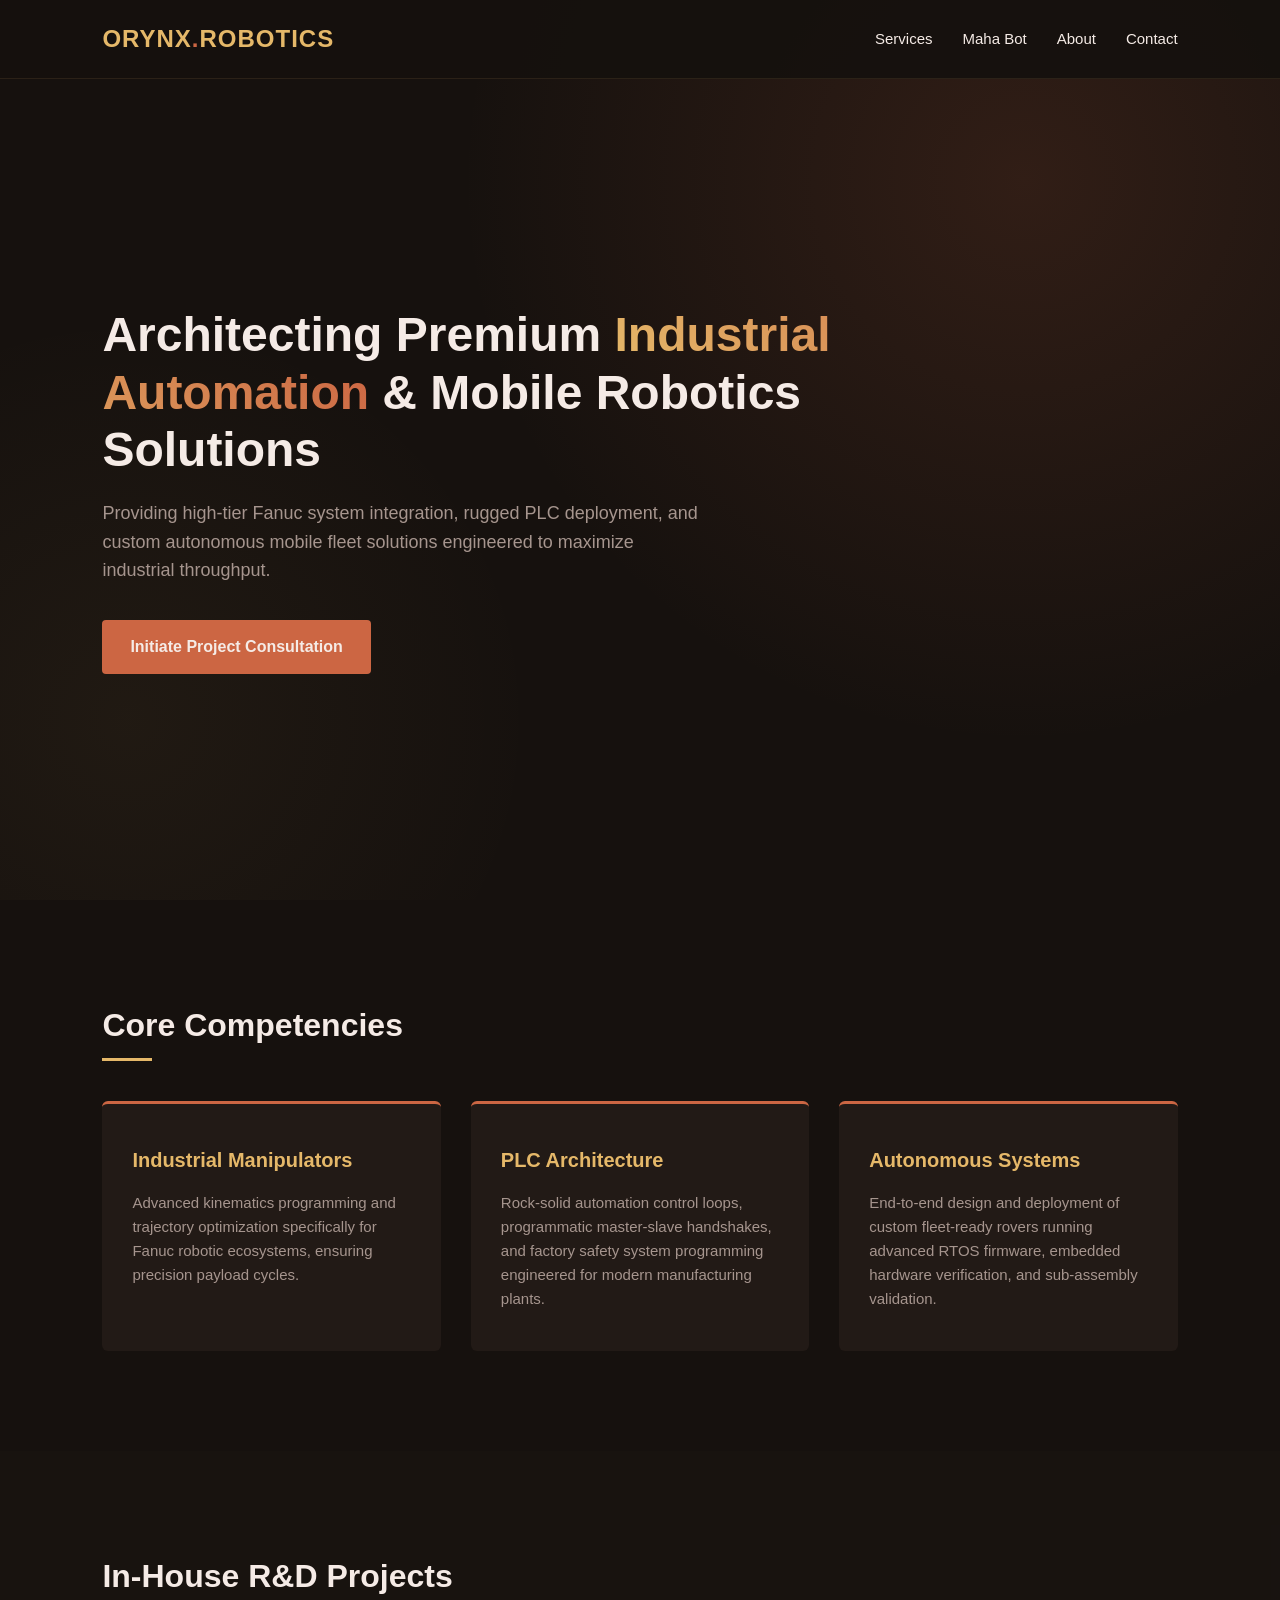
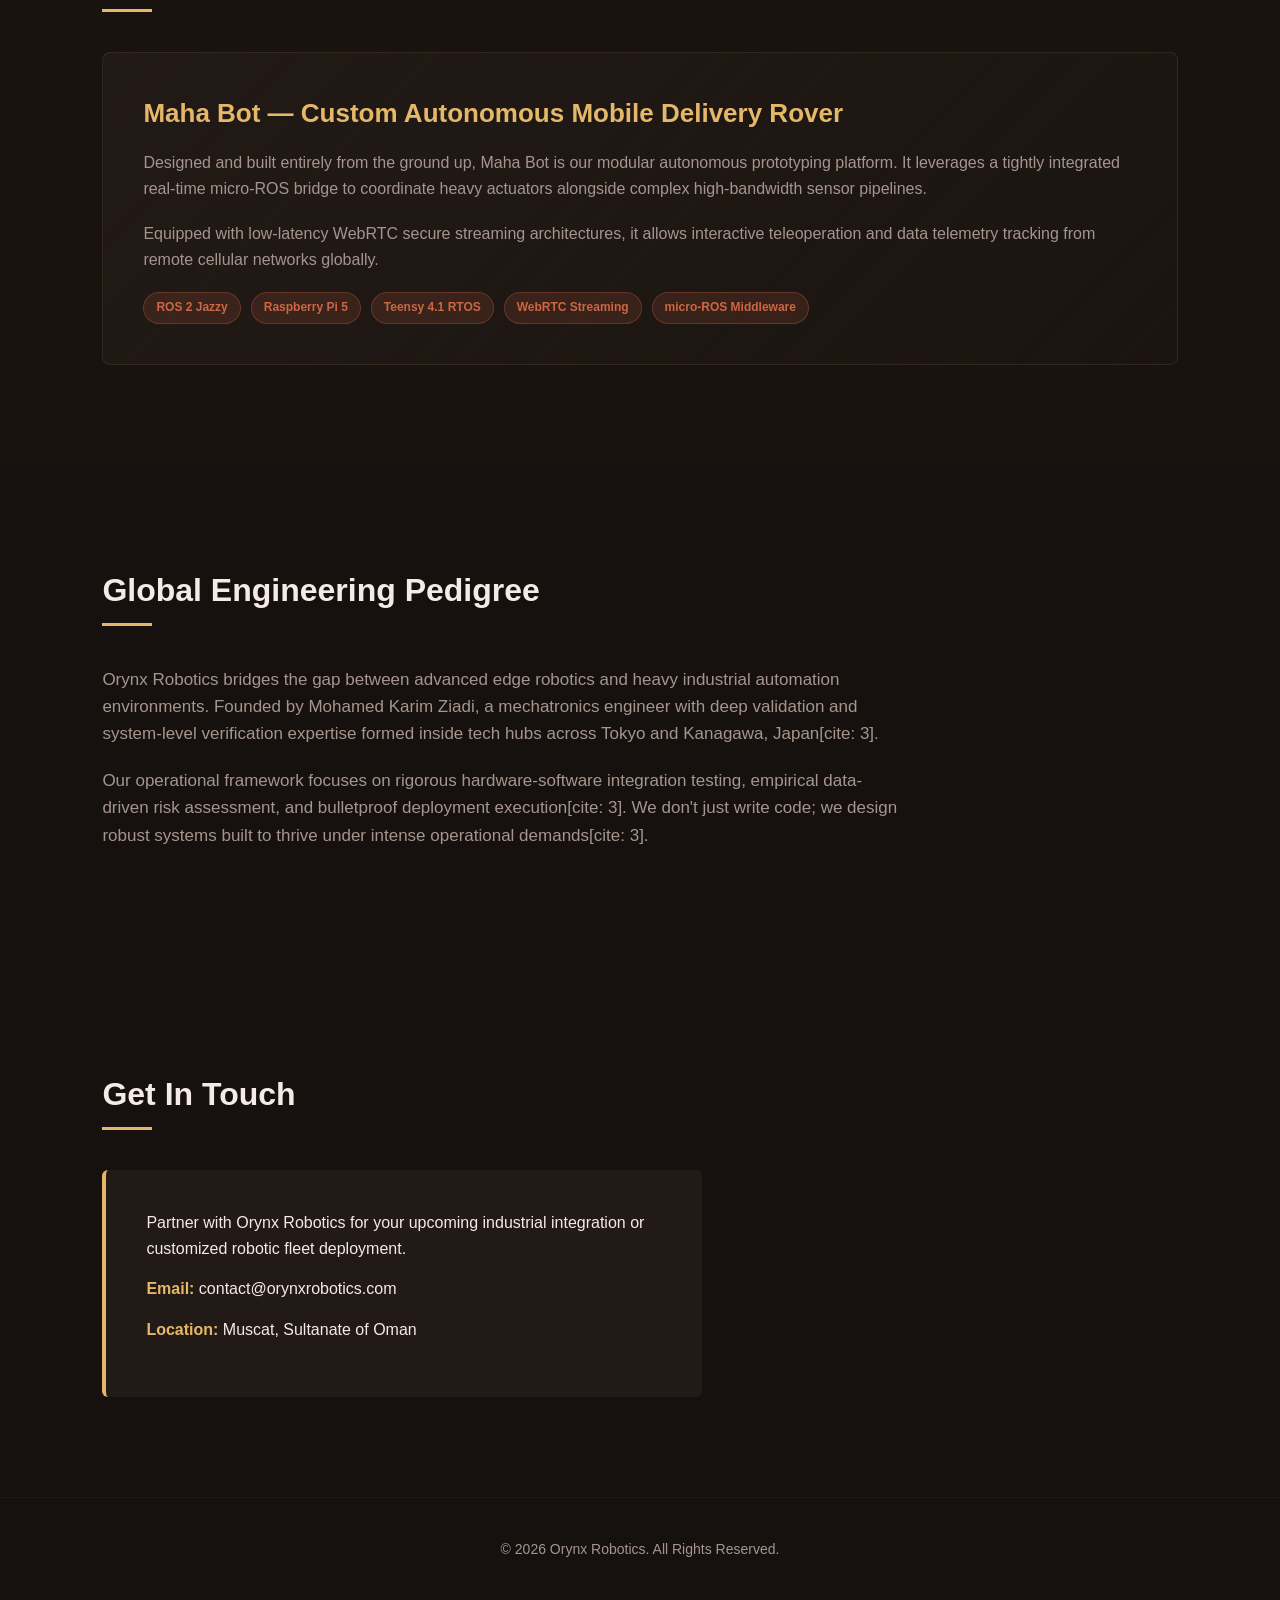
<file: orynx-website.html>
<!DOCTYPE html>
<html lang="en">
<head>
    <meta charset="UTF-8">
    <meta name="viewport" content="width=device-width, initial-scale=1.0">
    <title>Orynx Robotics | Advanced Industrial Automation & Autonomous Systems</title>
    <style>
        :root {
            --bg-deep-night: #16110e;  /* Deep desert shadow */
            --bg-dune-card: #221a16;   /* Rich earth clay */
            --terracotta: #cc6643;     /* Warm desert rock */
            --dune-gold: #e5b869;      /* Sunlit sand */
            --sand-white: #f5ebe6;     /* Soft desert sky */
            --text-muted: #a6958e;     /* Dust grey */
        }

        * {
            box-sizing: border-box;
            margin: 0;
            padding: 0;
            font-family: 'Segoe UI', Tahoma, Geneva, Verdana, sans-serif;
            scroll-behavior: smooth;
        }

        body {
            background-color: var(--bg-deep-night);
            color: var(--sand-white);
            line-height: 1.6;
        }

        /* Navigation */
        nav {
            display: flex;
            justify-content: space-between;
            align-items: center;
            padding: 20px 8%;
            background: rgba(22, 17, 14, 0.95);
            position: fixed;
            width: 100%;
            top: 0;
            z-index: 1000;
            border-bottom: 1px solid rgba(229, 184, 105, 0.1);
        }

        .logo {
            font-size: 24px;
            font-weight: bold;
            color: var(--dune-gold);
            letter-spacing: 1px;
        }

        .logo span { color: var(--terracotta); }

        nav ul {
            display: flex;
            list-style: none;
            gap: 30px;
        }

        nav a {
            color: var(--sand-white);
            text-decoration: none;
            font-size: 15px;
            transition: color 0.3s;
        }

        nav a:hover { color: var(--dune-gold); }

        /* Hero Section */
        header {
            min-height: 100vh;
            display: flex;
            flex-direction: column;
            justify-content: center;
            align-items: flex-start;
            padding: 0 8%;
            background: radial-gradient(circle at 80% 20%, rgba(204, 102, 67, 0.15), transparent 45%),
                        radial-gradient(circle at 10% 80%, rgba(229, 184, 105, 0.05), transparent 30%);
            padding-top: 80px;
        }

        header h1 {
            font-size: 48px;
            line-height: 1.2;
            margin-bottom: 20px;
            max-width: 800px;
        }

        header h1 span {
            color: transparent;
            background: linear-gradient(45deg, var(--dune-gold), var(--terracotta));
            -webkit-background-clip: text;
            background-clip: text;
        }

        header p {
            font-size: 18px;
            color: var(--text-muted);
            max-width: 600px;
            margin-bottom: 35px;
        }

        .btn {
            display: inline-block;
            padding: 14px 28px;
            background-color: var(--terracotta);
            color: var(--sand-white);
            text-decoration: none;
            font-weight: 600;
            border-radius: 4px;
            transition: transform 0.2s, background-color 0.3s;
        }

        .btn:hover {
            background-color: #b35333;
            transform: translateY(-2px);
        }

        /* General Section Layout */
        section {
            padding: 100px 8%;
        }

        .section-title {
            font-size: 32px;
            margin-bottom: 50px;
            position: relative;
            display: inline-block;
        }

        .section-title::after {
            content: '';
            position: absolute;
            left: 0;
            bottom: -10px;
            width: 50px;
            height: 3px;
            background-color: var(--dune-gold);
        }

        /* Services Grid */
        .services-grid {
            display: grid;
            grid-template-columns: repeat(auto-fit, minmax(280px, 150fr));
            gap: 30px;
        }

        .service-card {
            background-color: var(--bg-dune-card);
            padding: 40px 30px;
            border-radius: 6px;
            border-top: 3px solid var(--terracotta);
            transition: transform 0.3s;
        }

        .service-card:hover {
            transform: translateY(-5px);
        }

        .service-card h3 {
            font-size: 20px;
            margin-bottom: 15px;
            color: var(--dune-gold);
        }

        .service-card p {
            color: var(--text-muted);
            font-size: 15px;
        }

        /* Maha Bot Showcase Section */
        .showcase-container {
            display: flex;
            align-items: center;
            gap: 50px;
            background: linear-gradient(135deg, var(--bg-dune-card), rgba(34, 26, 22, 0.3));
            padding: 40px;
            border-radius: 8px;
            border: 1px solid rgba(229, 184, 105, 0.1);
            flex-wrap: wrap;
        }

        .showcase-text {
            flex: 1;
            min-width: 300px;
        }

        .showcase-text h3 {
            font-size: 26px;
            color: var(--dune-gold);
            margin-bottom: 15px;
        }

        .showcase-text p {
            color: var(--text-muted);
            margin-bottom: 20px;
        }

        .tech-tags {
            display: flex;
            gap: 10px;
            flex-wrap: wrap;
        }

        .tag {
            background: rgba(204, 102, 67, 0.15);
            color: var(--terracotta);
            padding: 5px 12px;
            font-size: 12px;
            font-weight: 600;
            border-radius: 20px;
            border: 1px solid rgba(204, 102, 67, 0.3);
        }

        /* About / Engineering Leadership */
        .about-text {
            max-width: 800px;
            color: var(--text-muted);
            font-size: 17px;
        }

        .about-text p {
            margin-bottom: 20px;
        }

        /* Contact Section */
        .contact-info {
            background-color: var(--bg-dune-card);
            padding: 40px;
            border-radius: 6px;
            max-width: 600px;
            border-left: 4px solid var(--dune-gold);
        }

        .contact-info p {
            margin-bottom: 15px;
            font-size: 16px;
        }

        .contact-info span {
            color: var(--dune-gold);
            font-weight: bold;
        }

        /* Footer */
        footer {
            text-align: center;
            padding: 40px;
            font-size: 14px;
            color: var(--text-muted);
            border-top: 1px solid rgba(229, 184, 105, 0.05);
        }

        /* Mobile Viewport Fixes */
        @media (max-width: 768px) {
            nav ul { display: none; } /* Kept clean for single mobile page scroll */
            header h1 { font-size: 34px; }
            section { padding: 60px 5%; }
        }
    </style>
</head>
<body>

    <!-- Navigation -->
    <nav>
        <div class="logo">ORYNX<span>.</span>ROBOTICS</div>
        <ul>
            <li><a href="#services">Services</a></li>
            <li><a href="#mahabot">Maha Bot</a></li>
            <li><a href="#about">About</a></li>
            <li><a href="#contact">Contact</a></li>
        </ul>
    </nav>

    <!-- Hero Header -->
    <header>
        <h1>Architecting Premium <span>Industrial Automation</span> & Mobile Robotics Solutions</h1>
        <p>Providing high-tier Fanuc system integration, rugged PLC deployment, and custom autonomous mobile fleet solutions engineered to maximize industrial throughput.</p>
        <a href="#contact" class="btn">Initiate Project Consultation</a>
    </header>

    <!-- Services Section -->
    <section id="services">
        <h2 class="section-title">Core Competencies</h2>
        <div class="services-grid">
            <div class="service-card">
                <h3>Industrial Manipulators</h3>
                <p>Advanced kinematics programming and trajectory optimization specifically for Fanuc robotic ecosystems, ensuring precision payload cycles.</p>
            </div>
            <div class="service-card">
                <h3>PLC Architecture</h3>
                <p>Rock-solid automation control loops, programmatic master-slave handshakes, and factory safety system programming engineered for modern manufacturing plants.</p>
            </div>
            <div class="service-card">
                <h3>Autonomous Systems</h3>
                <p>End-to-end design and deployment of custom fleet-ready rovers running advanced RTOS firmware, embedded hardware verification, and sub-assembly validation.</p>
            </div>
        </div>
    </section>

    <!-- Maha Bot Showcase -->
    <section id="mahabot" style="background-color: rgba(34, 26, 22, 0.2);">
        <h2 class="section-title">In-House R&D Projects</h2>
        <div class="showcase-container">
            <div class="showcase-text">
                <h3>Maha Bot — Custom Autonomous Mobile Delivery Rover</h3>
                <p>Designed and built entirely from the ground up, Maha Bot is our modular autonomous prototyping platform. It leverages a tightly integrated real-time micro-ROS bridge to coordinate heavy actuators alongside complex high-bandwidth sensor pipelines.</p>
                <p>Equipped with low-latency WebRTC secure streaming architectures, it allows interactive teleoperation and data telemetry tracking from remote cellular networks globally.</p>
                <div class="tech-tags">
                    <span class="tag">ROS 2 Jazzy</span>
                    <span class="tag">Raspberry Pi 5</span>
                    <span class="tag">Teensy 4.1 RTOS</span>
                    <span class="tag">WebRTC Streaming</span>
                    <span class="tag">micro-ROS Middleware</span>
                </div>
            </div>
        </div>
    </section>

    <!-- About Section -->
    <section id="about">
        <h2 class="section-title">Global Engineering Pedigree</h2>
        <div class="about-text">
            <p>Orynx Robotics bridges the gap between advanced edge robotics and heavy industrial automation environments. Founded by Mohamed Karim Ziadi, a mechatronics engineer with deep validation and system-level verification expertise formed inside tech hubs across Tokyo and Kanagawa, Japan[cite: 3].</p>
            <p>Our operational framework focuses on rigorous hardware-software integration testing, empirical data-driven risk assessment, and bulletproof deployment execution[cite: 3]. We don't just write code; we design robust systems built to thrive under intense operational demands[cite: 3].</p>
        </div>
    </section>

    <!-- Contact Section -->
    <section id="contact">
        <h2 class="section-title">Get In Touch</h2>
        <div class="contact-info">
            <p>Partner with Orynx Robotics for your upcoming industrial integration or customized robotic fleet deployment.</p>
            <p><span>Email:</span> contact@orynxrobotics.com</p>
            <p><span>Location:</span> Muscat, Sultanate of Oman</p>
        </div>
    </section>

    <!-- Footer -->
    <footer>
        <p>&copy; 2026 Orynx Robotics. All Rights Reserved.</p>
    </footer>

</body>
</html>
</file>
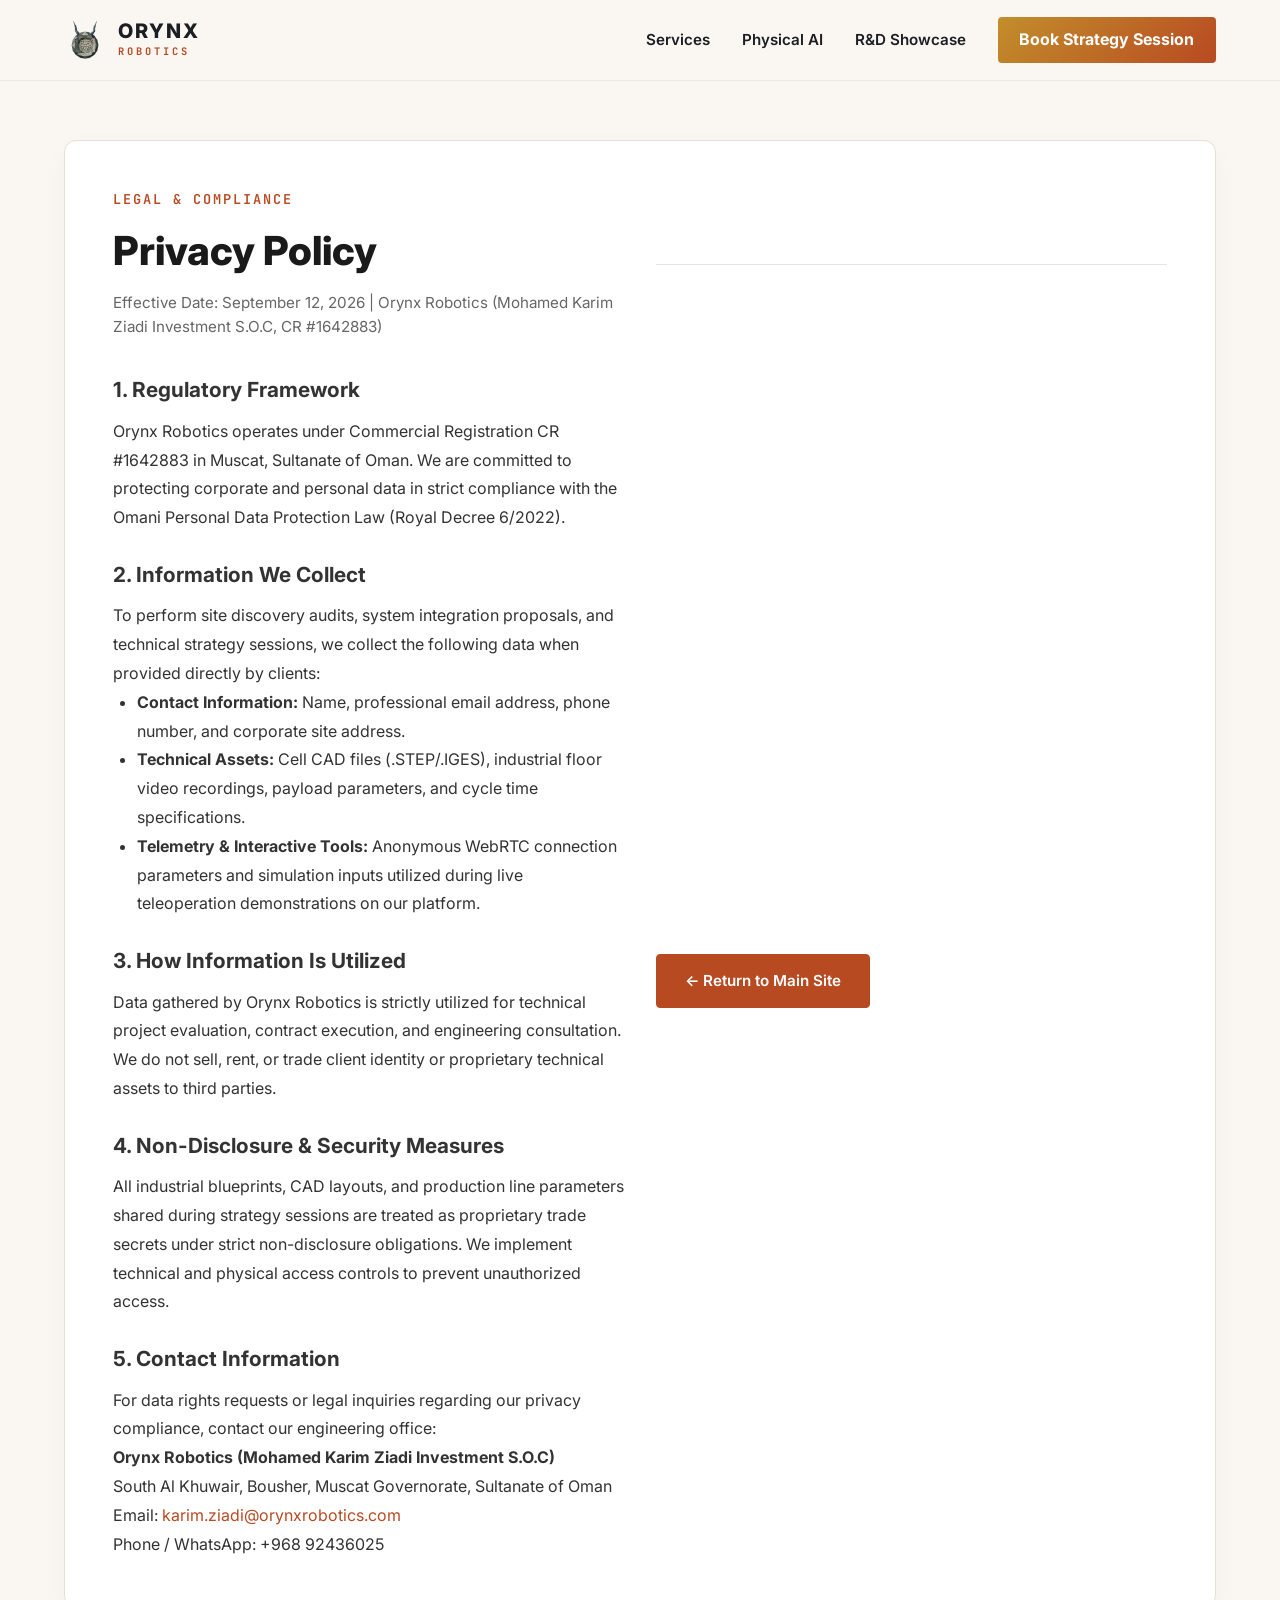
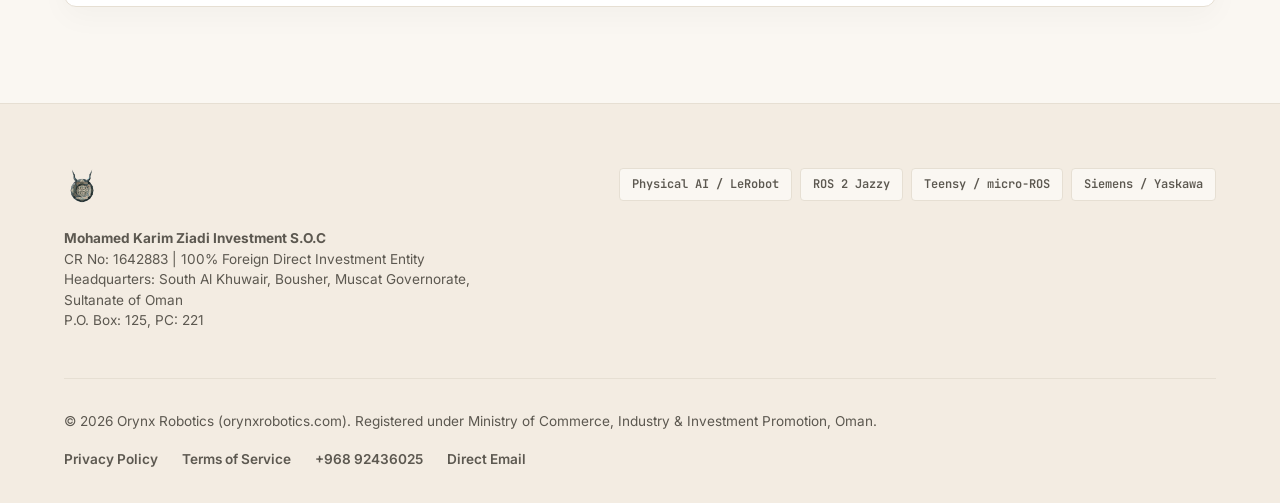
<file: privacy.html>
<!DOCTYPE html>
<html lang="en">
<head>
  <meta charset="UTF-8">
  <meta name="viewport" content="width=device-width, initial-scale=1.0">
  <title>Privacy Policy | Orynx Robotics Oman</title>
  <meta name="description" content="Privacy Policy for Orynx Robotics (CR #1642883) in compliance with Omani Personal Data Protection Law.">
  <link rel="stylesheet" href="styles.css">
  <link rel="preconnect" href="https://fonts.googleapis.com">
  <link rel="preconnect" href="https://fonts.gstatic.com" crossorigin>
  <link href="https://fonts.googleapis.com/css2?family=Inter:wght@300;400;500;600;700;800&family=JetBrains+Mono:wght@400;500;700&display=swap" rel="stylesheet">
  <link rel="icon" type="image/x-icon" href="assets/favicon/favicon.ico">
  <link rel="icon" type="image/svg+xml" href="assets/favicon/favicon.svg">
</head>
<body>

  <!-- NAVIGATION -->
  <header class="navbar">
    <div class="nav-container">
      <a href="index.html" class="brand-logo" aria-label="Orynx Robotics Home">
        <img src="assets/favicon/favicon.svg" alt="Orynx Robotics" class="nav-logo-img">
        <div class="brand-text">
          <span class="brand-name">ORYNX</span>
          <span class="brand-sub">ROBOTICS</span>
        </div>
      </a>

      <nav class="nav-menu">
        <a href="index.html#services" class="nav-link">Services</a>
        <a href="index.html#physical-ai" class="nav-link">Physical AI</a>
        <a href="index.html#showcase" class="nav-link">R&amp;D Showcase</a>
        <a href="index.html#consultation" class="btn-cta text-btn">Book Strategy Session</a>
      </nav>
    </div>
  </header>

  <!-- CONTENT -->
  <main class="section-padding" style="padding-top: 140px; min-height: 80vh;">
    <div class="container">
      <div class="showcase-card" style="flex-direction: column; gap: 2rem; padding: 3rem;">
        
        <div>
          <span class="section-tag">Legal &amp; Compliance</span>
          <h1 style="font-size: 2.5rem; font-weight: 800; margin-top: 0.5rem; color: var(--text-color, #1A1A1A);">Privacy Policy</h1>
          <p style="color: #666; font-size: 0.95rem; margin-top: 0.5rem;">Effective Date: September 12, 2026 | Orynx Robotics (Mohamed Karim Ziadi Investment S.O.C, CR #1642883)</p>
        </div>

        <hr style="border: 0; border-top: 1px solid rgba(0,0,0,0.1); width: 100%;">

        <article class="policy-body" style="line-height: 1.8; color: #333; display: flex; flex-direction: column; gap: 1.5rem;">
          
          <section>
            <h2 style="font-size: 1.3rem; font-weight: 700; margin-bottom: 0.5rem;">1. Regulatory Framework</h2>
            <p>Orynx Robotics operates under Commercial Registration CR #1642883 in Muscat, Sultanate of Oman. We are committed to protecting corporate and personal data in strict compliance with the Omani Personal Data Protection Law (Royal Decree 6/2022).</p>
          </section>

          <section>
            <h2 style="font-size: 1.3rem; font-weight: 700; margin-bottom: 0.5rem;">2. Information We Collect</h2>
            <p>To perform site discovery audits, system integration proposals, and technical strategy sessions, we collect the following data when provided directly by clients:</p>
            <ul style="margin-left: 1.5rem; list-style-type: disc;">
              <li><strong>Contact Information:</strong> Name, professional email address, phone number, and corporate site address.</li>
              <li><strong>Technical Assets:</strong> Cell CAD files (.STEP/.IGES), industrial floor video recordings, payload parameters, and cycle time specifications.</li>
              <li><strong>Telemetry &amp; Interactive Tools:</strong> Anonymous WebRTC connection parameters and simulation inputs utilized during live teleoperation demonstrations on our platform.</li>
            </ul>
          </section>

          <section>
            <h2 style="font-size: 1.3rem; font-weight: 700; margin-bottom: 0.5rem;">3. How Information Is Utilized</h2>
            <p>Data gathered by Orynx Robotics is strictly utilized for technical project evaluation, contract execution, and engineering consultation. We do not sell, rent, or trade client identity or proprietary technical assets to third parties.</p>
          </section>

          <section>
            <h2 style="font-size: 1.3rem; font-weight: 700; margin-bottom: 0.5rem;">4. Non-Disclosure &amp; Security Measures</h2>
            <p>All industrial blueprints, CAD layouts, and production line parameters shared during strategy sessions are treated as proprietary trade secrets under strict non-disclosure obligations. We implement technical and physical access controls to prevent unauthorized access.</p>
          </section>

          <section>
            <h2 style="font-size: 1.3rem; font-weight: 700; margin-bottom: 0.5rem;">5. Contact Information</h2>
            <p>For data rights requests or legal inquiries regarding our privacy compliance, contact our engineering office:</p>
            <p>
              <strong>Orynx Robotics (Mohamed Karim Ziadi Investment S.O.C)</strong><br>
              South Al Khuwair, Bousher, Muscat Governorate, Sultanate of Oman<br>
              Email: <a href="mailto:karim.ziadi@orynxrobotics.com" style="color: #B84A22;">karim.ziadi@orynxrobotics.com</a><br>
              Phone / WhatsApp: +968 92436025
            </p>
          </section>

        </article>

        <div style="margin-top: 2rem;">
          <a href="index.html" class="btn-primary" style="text-decoration: none;">&larr; Return to Main Site</a>
        </div>

      </div>
    </div>
  </main>

  <!-- FOOTER -->
  <footer class="footer">
    <div class="container">
      <div class="footer-top">
        <div class="footer-brand">
          <div class="brand-logo">
            <img src="assets/favicon/favicon.svg" alt="Orynx Robotics" class="footer-logo-img">
          </div>
          <p class="footer-tagline">
            <strong>Mohamed Karim Ziadi Investment S.O.C</strong><br>
            CR No: 1642883 | 100% Foreign Direct Investment Entity<br>
            Headquarters: South Al Khuwair, Bousher, Muscat Governorate, Sultanate of Oman<br>
            P.O. Box: 125, PC: 221
          </p>
        </div>

        <div class="tech-stack-badges">
          <span class="tech-badge">Physical AI / LeRobot</span>
          <span class="tech-badge">ROS 2 Jazzy</span>
          <span class="tech-badge">Teensy / micro-ROS</span>
          <span class="tech-badge">Siemens / Yaskawa</span>
        </div>
      </div>

      <div class="footer-bottom">
        <p>&copy; 2026 Orynx Robotics (orynxrobotics.com). Registered under Ministry of Commerce, Industry &amp; Investment Promotion, Oman.</p>
        <div class="footer-links">
          <a href="privacy.html">Privacy Policy</a>
          <a href="terms.html">Terms of Service</a>
          <a href="tel:+96892436025">+968 92436025</a>
          <a href="mailto:karim.ziadi@orynxrobotics.com">Direct Email</a>
        </div>
      </div>
    </div>
  </footer>

</body>
</html>
</file>
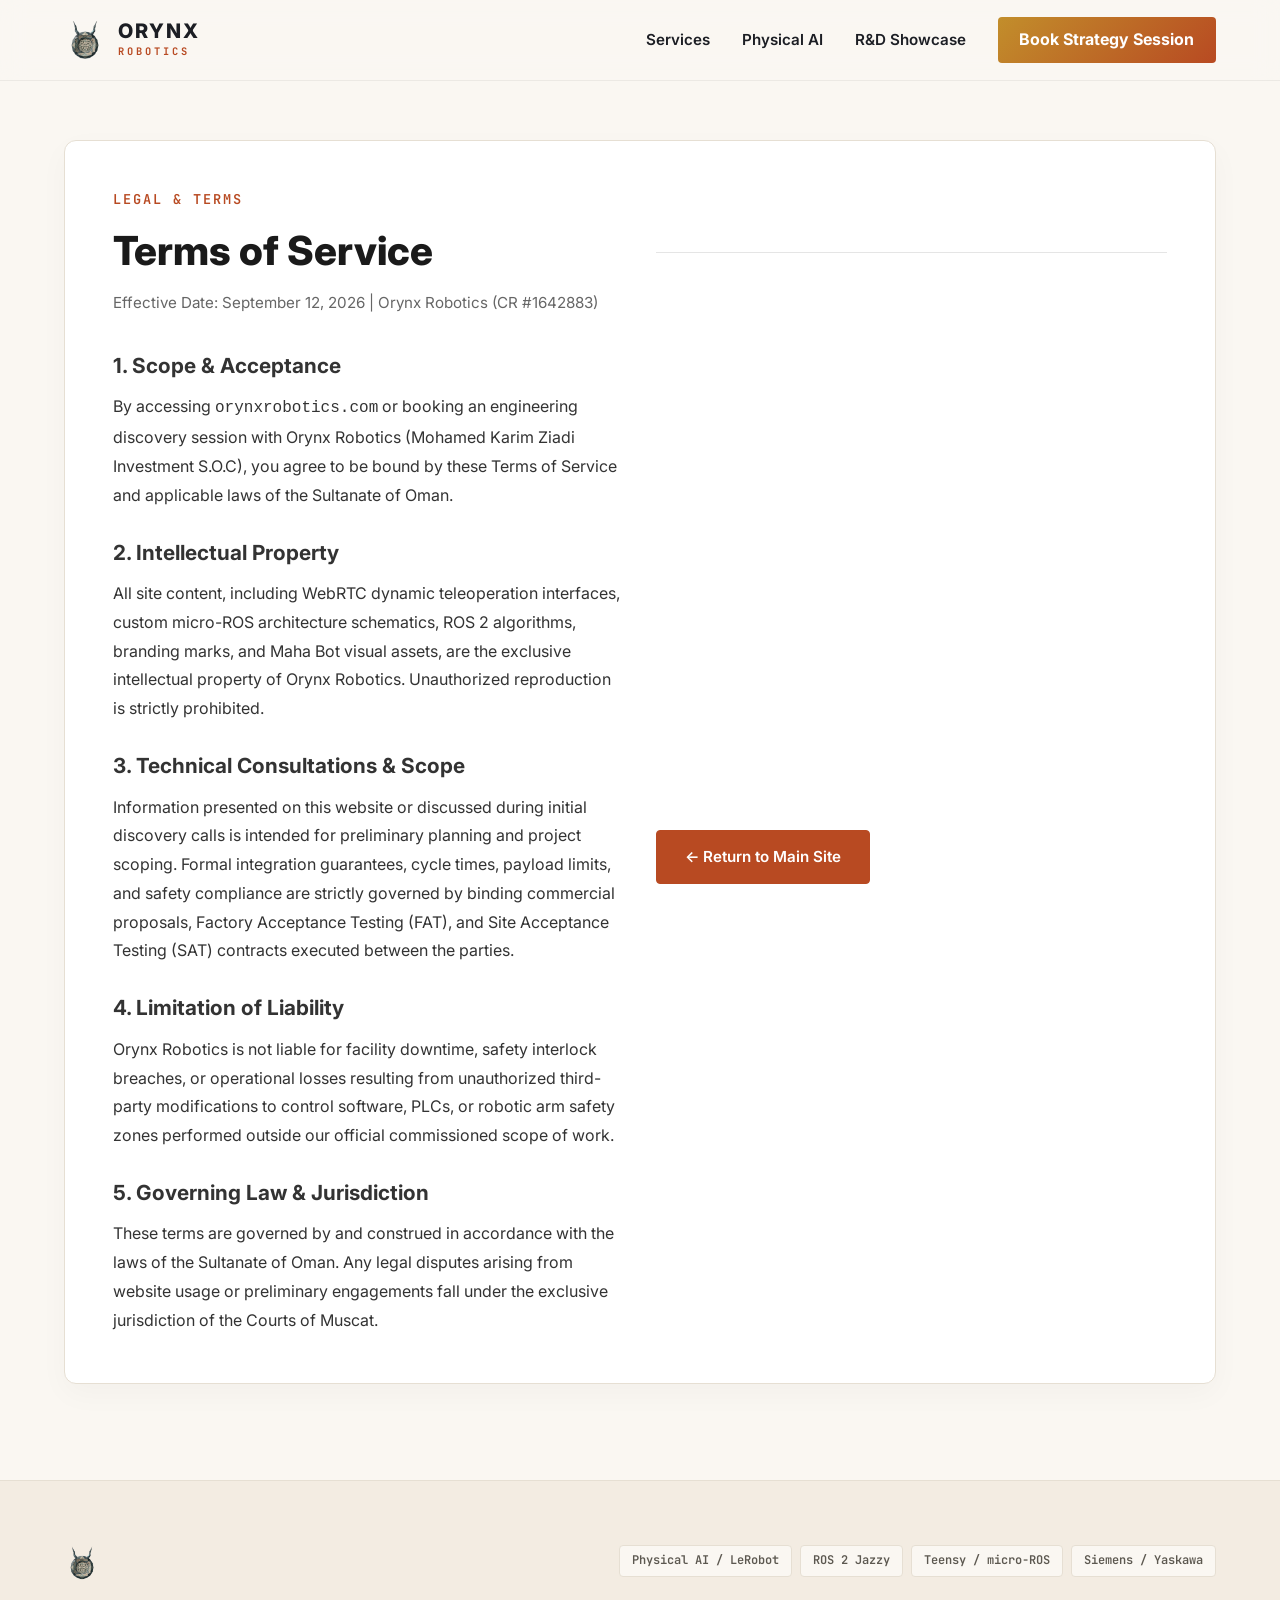
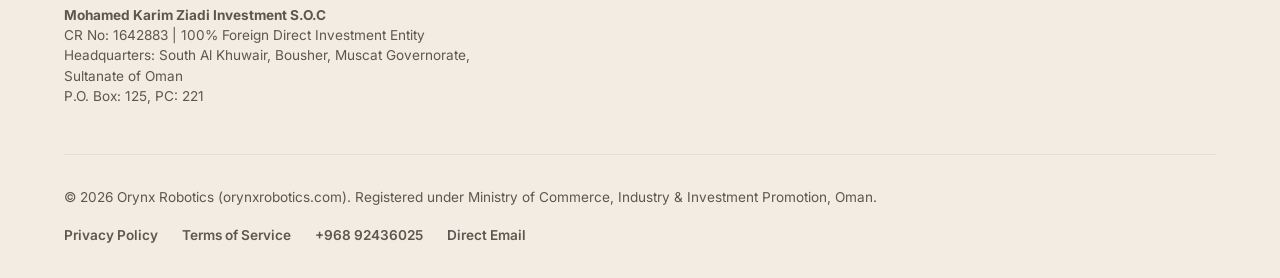
<file: terms.html>
<!DOCTYPE html>
<html lang="en">
<head>
  <meta charset="UTF-8">
  <meta name="viewport" content="width=device-width, initial-scale=1.0">
  <title>Terms of Service | Orynx Robotics Oman</title>
  <meta name="description" content="Terms of Service governing web services and technical consultations for Orynx Robotics (CR #1642883).">
  <link rel="stylesheet" href="styles.css">
  <link rel="preconnect" href="https://fonts.googleapis.com">
  <link rel="preconnect" href="https://fonts.gstatic.com" crossorigin>
  <link href="https://fonts.googleapis.com/css2?family=Inter:wght@300;400;500;600;700;800&family=JetBrains+Mono:wght@400;500;700&display=swap" rel="stylesheet">
  <link rel="icon" type="image/x-icon" href="assets/favicon/favicon.ico">
  <link rel="icon" type="image/svg+xml" href="assets/favicon/favicon.svg">
</head>
<body>

  <!-- NAVIGATION -->
  <header class="navbar">
    <div class="nav-container">
      <a href="index.html" class="brand-logo" aria-label="Orynx Robotics Home">
        <img src="assets/favicon/favicon.svg" alt="Orynx Robotics" class="nav-logo-img">
        <div class="brand-text">
          <span class="brand-name">ORYNX</span>
          <span class="brand-sub">ROBOTICS</span>
        </div>
      </a>

      <nav class="nav-menu">
        <a href="index.html#services" class="nav-link">Services</a>
        <a href="index.html#physical-ai" class="nav-link">Physical AI</a>
        <a href="index.html#showcase" class="nav-link">R&amp;D Showcase</a>
        <a href="index.html#consultation" class="btn-cta text-btn">Book Strategy Session</a>
      </nav>
    </div>
  </header>

  <!-- CONTENT -->
  <main class="section-padding" style="padding-top: 140px; min-height: 80vh;">
    <div class="container">
      <div class="showcase-card" style="flex-direction: column; gap: 2rem; padding: 3rem;">
        
        <div>
          <span class="section-tag">Legal &amp; Terms</span>
          <h1 style="font-size: 2.5rem; font-weight: 800; margin-top: 0.5rem; color: var(--text-color, #1A1A1A);">Terms of Service</h1>
          <p style="color: #666; font-size: 0.95rem; margin-top: 0.5rem;">Effective Date: September 12, 2026 | Orynx Robotics (CR #1642883)</p>
        </div>

        <hr style="border: 0; border-top: 1px solid rgba(0,0,0,0.1); width: 100%;">

        <article class="policy-body" style="line-height: 1.8; color: #333; display: flex; flex-direction: column; gap: 1.5rem;">
          
          <section>
            <h2 style="font-size: 1.3rem; font-weight: 700; margin-bottom: 0.5rem;">1. Scope &amp; Acceptance</h2>
            <p>By accessing <code>orynxrobotics.com</code> or booking an engineering discovery session with Orynx Robotics (Mohamed Karim Ziadi Investment S.O.C), you agree to be bound by these Terms of Service and applicable laws of the Sultanate of Oman.</p>
          </section>

          <section>
            <h2 style="font-size: 1.3rem; font-weight: 700; margin-bottom: 0.5rem;">2. Intellectual Property</h2>
            <p>All site content, including WebRTC dynamic teleoperation interfaces, custom micro-ROS architecture schematics, ROS 2 algorithms, branding marks, and Maha Bot visual assets, are the exclusive intellectual property of Orynx Robotics. Unauthorized reproduction is strictly prohibited.</p>
          </section>

          <section>
            <h2 style="font-size: 1.3rem; font-weight: 700; margin-bottom: 0.5rem;">3. Technical Consultations &amp; Scope</h2>
            <p>Information presented on this website or discussed during initial discovery calls is intended for preliminary planning and project scoping. Formal integration guarantees, cycle times, payload limits, and safety compliance are strictly governed by binding commercial proposals, Factory Acceptance Testing (FAT), and Site Acceptance Testing (SAT) contracts executed between the parties.</p>
          </section>

          <section>
            <h2 style="font-size: 1.3rem; font-weight: 700; margin-bottom: 0.5rem;">4. Limitation of Liability</h2>
            <p>Orynx Robotics is not liable for facility downtime, safety interlock breaches, or operational losses resulting from unauthorized third-party modifications to control software, PLCs, or robotic arm safety zones performed outside our official commissioned scope of work.</p>
          </section>

          <section>
            <h2 style="font-size: 1.3rem; font-weight: 700; margin-bottom: 0.5rem;">5. Governing Law &amp; Jurisdiction</h2>
            <p>These terms are governed by and construed in accordance with the laws of the Sultanate of Oman. Any legal disputes arising from website usage or preliminary engagements fall under the exclusive jurisdiction of the Courts of Muscat.</p>
          </section>

        </article>

        <div style="margin-top: 2rem;">
          <a href="index.html" class="btn-primary" style="text-decoration: none;">&larr; Return to Main Site</a>
        </div>

      </div>
    </div>
  </main>

  <!-- FOOTER -->
  <footer class="footer">
    <div class="container">
      <div class="footer-top">
        <div class="footer-brand">
          <div class="brand-logo">
            <img src="assets/favicon/favicon.svg" alt="Orynx Robotics" class="footer-logo-img">
          </div>
          <p class="footer-tagline">
            <strong>Mohamed Karim Ziadi Investment S.O.C</strong><br>
            CR No: 1642883 | 100% Foreign Direct Investment Entity<br>
            Headquarters: South Al Khuwair, Bousher, Muscat Governorate, Sultanate of Oman<br>
            P.O. Box: 125, PC: 221
          </p>
        </div>

        <div class="tech-stack-badges">
          <span class="tech-badge">Physical AI / LeRobot</span>
          <span class="tech-badge">ROS 2 Jazzy</span>
          <span class="tech-badge">Teensy / micro-ROS</span>
          <span class="tech-badge">Siemens / Yaskawa</span>
        </div>
      </div>

      <div class="footer-bottom">
        <p>&copy; 2026 Orynx Robotics (orynxrobotics.com). Registered under Ministry of Commerce, Industry &amp; Investment Promotion, Oman.</p>
        <div class="footer-links">
          <a href="privacy.html">Privacy Policy</a>
          <a href="terms.html">Terms of Service</a>
          <a href="tel:+96892436025">+968 92436025</a>
          <a href="mailto:karim.ziadi@orynxrobotics.com">Direct Email</a>
        </div>
      </div>
    </div>
  </footer>

</body>
</html>
</file>
<file: styles.css>
/* ==========================================================================
   ORYNX ROBOTICS - Official Web Platform Stylesheet
   Theme: Bright Desert / Light Modern Industrial
   ========================================================================== */

:root {
  /* Color Palette - Bright Desert Light Theme */
  --bg-dark: #FAF7F2;          /* Warm Desert Sand Off-White */
  --bg-card: #FFFFFF;          /* Pure Crisp White Cards */
  --bg-card-hover: #F3ECE2;    /* Warm Tinted Hover State */
  --border-color: #E6DFD3;     /* Subtle Sand Border */
  
  /* Primary Accent: Rich Terracotta */
  --terracotta: #B84A22;
  --terracotta-hover: #A03A15;
  
  /* Secondary Accent: Omani Amber Gold */
  --gold: #C28E2B;
  --gold-hover: #A6751E;
  --gold-dim: rgba(194, 142, 43, 0.12);
  
  /* Typography Colors */
  --text-primary: #1C1E24;     /* Dark Slate/Charcoal for crisp reading */
  --text-secondary: #5C5850;   /* Muted Charcoal */
  --text-muted: #8C857B;       /* Secondary Muted */
  --text-white: #1C1E24;       /* Main text on light backgrounds */
  --text-on-accent: #FFFFFF;   /* Crisp white text for terracotta/dark buttons */
  
  /* Fonts */
  --font-main: 'Inter', system-ui, -apple-system, sans-serif;
  --font-mono: 'JetBrains Mono', monospace;
  
  /* Layout */
  --container-max: 1200px;
  --transition: all 0.25s cubic-bezier(0.16, 1, 0.3, 1);
}

/* Base Resets */
* {
  box-sizing: border-box;
  margin: 0;
  padding: 0;
}

html {
  scroll-behavior: smooth;
  font-size: 16px;
}

body {
  background-color: var(--bg-dark);
  color: var(--text-primary);
  font-family: var(--font-main);
  line-height: 1.6;
  -webkit-font-smoothing: antialiased;
  overflow-x: hidden;
}

a {
  color: inherit;
  text-decoration: none;
}

ul {
  list-style: none;
}

.container {
  width: 100%;
  max-width: var(--container-max);
  margin: 0 auto;
  padding: 0 1.5rem;
}

.section-padding {
  padding: 6rem 0;
}

.text-gold { color: var(--gold); }
.text-white { color: var(--text-primary); }

/* Buttons */
.btn-primary {
  background-color: var(--terracotta);
  color: var(--text-on-accent);
  padding: 0.85rem 1.75rem;
  border-radius: 4px;
  font-weight: 600;
  font-size: 0.95rem;
  transition: var(--transition);
  display: inline-block;
  border: 1px solid var(--terracotta);
}

.btn-primary:hover {
  background-color: var(--terracotta-hover);
  border-color: var(--terracotta-hover);
  box-shadow: 0 4px 20px rgba(184, 74, 34, 0.25);
}

.btn-secondary {
  background-color: transparent;
  color: var(--terracotta);
  padding: 0.85rem 1.75rem;
  border-radius: 4px;
  font-weight: 600;
  font-size: 0.95rem;
  border: 1px solid var(--terracotta);
  transition: var(--transition);
  display: inline-block;
}

.btn-secondary:hover {
  background-color: rgba(184, 74, 34, 0.08);
  color: var(--terracotta-hover);
}

.btn-cta {
  background: linear-gradient(135deg, var(--gold) 0%, var(--terracotta) 100%);
  color: #FFFFFF;
  font-weight: 700;
  padding: 0.65rem 1.35rem;
  border-radius: 4px;
  transition: var(--transition);
}

.btn-cta:hover {
  opacity: 0.92;
  transform: translateY(-1px);
}

/* Section Header Typography */
.section-header {
  margin-bottom: 3.5rem;
}

.section-header.center {
  text-align: center;
}

.section-tag {
  color: var(--terracotta);
  font-family: var(--font-mono);
  font-size: 0.85rem;
  text-transform: uppercase;
  letter-spacing: 2px;
  display: block;
  margin-bottom: 0.5rem;
  font-weight: 600;
}

.section-header h2 {
  font-size: 2.25rem;
  color: var(--text-primary);
  font-weight: 700;
  margin-bottom: 0.75rem;
}

.section-header p {
  color: var(--text-secondary);
  max-width: 650px;
  font-size: 1.05rem;
}

.section-header.center p {
  margin: 0 auto;
}

/* ================= HEADER & NAVIGATION ================= */
.navbar {
  position: fixed;
  top: 0;
  left: 0;
  width: 100%;
  z-index: 1000;
  background-color: rgba(250, 247, 242, 0.85);
  backdrop-filter: blur(12px);
  border-bottom: 1px solid rgba(0, 0, 0, 0.06);
  transition: var(--transition);
}

.nav-container {
  display: flex;
  align-items: center;
  justify-content: space-between;
  height: 80px;
  max-width: var(--container-max);
  margin: 0 auto;
  padding: 0 1.5rem;
}

.brand-logo {
  display: flex;
  align-items: center;
  gap: 0.75rem;
}

.brand-text {
  display: flex;
  flex-direction: column;
}

.brand-name {
  font-weight: 800;
  font-size: 1.25rem;
  letter-spacing: 2px;
  color: var(--text-primary);
  line-height: 1;
}

.brand-sub {
  font-size: 0.65rem;
  letter-spacing: 3px;
  color: var(--terracotta);
  font-family: var(--font-mono);
  margin-top: 2px;
  font-weight: 700;
}

.nav-menu {
  display: flex;
  align-items: center;
  gap: 2rem;
}

.nav-link {
  color: var(--text-primary);
  font-size: 0.95rem;
  font-weight: 600;
  transition: var(--transition);
}

.nav-link:hover {
  color: var(--terracotta);
}

.nav-toggle {
  display: none;
  background: none;
  border: none;
  cursor: pointer;
  flex-direction: column;
  gap: 6px;
}

.nav-toggle .bar {
  width: 26px;
  height: 2px;
  background-color: var(--text-primary);
  transition: var(--transition);
}

/* ================= HERO SECTION ================= */
.hero-section {
  position: relative;
  padding: 11rem 0 6rem 0;
  overflow: hidden;
  border-bottom: 1px solid var(--border-color);
  background-color: #FAF7F2;
}

.hero-bg-grid {
  position: absolute;
  top: 0;
  left: 0;
  width: 100%;
  height: 100%;
  background-image: 
    linear-gradient(to right, rgba(184, 74, 34, 0.05) 1px, transparent 1px),
    linear-gradient(to bottom, rgba(184, 74, 34, 0.05) 1px, transparent 1px);
  background-size: 50px 50px;
  mask-image: radial-gradient(circle at center, black 50%, transparent 85%);
  z-index: 1;
}

.hero-content {
  position: relative;
  z-index: 2;
  max-width: 900px;
}

.status-badge {
  display: inline-flex;
  align-items: center;
  gap: 0.5rem;
  background-color: rgba(194, 142, 43, 0.12);
  border: 1px solid rgba(194, 142, 43, 0.35);
  padding: 0.4rem 0.9rem;
  border-radius: 20px;
  font-family: var(--font-mono);
  font-size: 0.8rem;
  color: #8C6112;
  font-weight: 600;
  margin-bottom: 1.5rem;
}

.pulse-dot {
  width: 8px;
  height: 8px;
  background-color: var(--gold);
  border-radius: 50%;
  box-shadow: 0 0 8px var(--gold);
  animation: pulse 2s infinite;
}

@keyframes pulse {
  0% { opacity: 0.4; }
  50% { opacity: 1; }
  100% { opacity: 0.4; }
}

.hero-title {
  font-size: 3.25rem;
  line-height: 1.15;
  font-weight: 800;
  color: var(--text-primary);
  margin-bottom: 1.25rem;
  letter-spacing: -0.5px;
}

.hero-subtitle {
  font-size: 1.2rem;
  color: var(--text-secondary);
  margin-bottom: 2.25rem;
  max-width: 750px;
}

.hero-cta-group {
  display: flex;
  gap: 1.25rem;
  margin-bottom: 4rem;
}

.hero-metrics {
  display: flex;
  align-items: center;
  gap: 2.5rem;
  padding-top: 2rem;
  border-top: 1px solid var(--border-color);
}

.metric-item {
  display: flex;
  flex-direction: column;
}

.metric-val {
  font-family: var(--font-mono);
  font-size: 1.5rem;
  font-weight: 700;
  color: var(--text-primary);
}

.metric-lbl {
  font-size: 0.8rem;
  color: var(--text-muted);
  text-transform: uppercase;
  letter-spacing: 1px;
  font-weight: 600;
}

.metric-divider {
  width: 1px;
  height: 35px;
  background-color: var(--border-color);
}

/* ================= SERVICES PILLARS ================= */
.services-grid {
  display: grid;
  grid-template-columns: repeat(auto-fit, minmax(480px, 1fr));
  gap: 2rem;
}

.service-card {
  background-color: var(--bg-card);
  border: 1px solid var(--border-color);
  border-radius: 8px;
  padding: 2rem;
  box-shadow: 0 4px 20px rgba(0, 0, 0, 0.03);
  transition: var(--transition);
}

.service-card:hover {
  border-color: rgba(194, 142, 43, 0.4);
  box-shadow: 0 10px 30px rgba(0, 0, 0, 0.06);
}

.card-header {
  display: flex;
  align-items: center;
  gap: 1rem;
  margin-bottom: 1.75rem;
}

.card-icon {
  background-color: #FAF7F2;
  border: 1px solid var(--border-color);
  padding: 0.6rem;
  border-radius: 6px;
  display: flex;
  align-items: center;
  justify-content: center;
}

.card-header h3 {
  font-size: 1.35rem;
  color: var(--text-primary);
}

.dual-view-container {
  display: flex;
  flex-direction: column;
  gap: 1.25rem;
}

.view-pane {
  border-radius: 6px;
  padding: 1.25rem;
  position: relative;
}

.business-pane {
  background-color: #FAF7F2;
  border-left: 3px solid var(--gold);
}

.tech-pane {
  background-color: #F5EFE6;
  border-left: 3px solid var(--terracotta);
}

.pane-badge {
  font-size: 0.7rem;
  font-family: var(--font-mono);
  text-transform: uppercase;
  letter-spacing: 1.5px;
  margin-bottom: 0.75rem;
  font-weight: 700;
}

.business-pane .pane-badge { color: #A6751E; }
.tech-pane .pane-badge { color: var(--terracotta); }

.view-pane ul {
  padding-left: 1.2rem;
}

.view-pane li {
  font-size: 0.9rem;
  margin-bottom: 0.5rem;
  color: var(--text-primary);
  list-style-type: disc;
}

.tech-list code {
  font-family: var(--font-mono);
  color: var(--terracotta);
  background: rgba(184, 74, 34, 0.08);
  padding: 2px 5px;
  border-radius: 3px;
  font-size: 0.82rem;
  font-weight: 600;
}

/* ================= PHYSICAL AI SECTION ================= */
.physical-ai-section {
  background-color: #F4EFE6;
  border-top: 1px solid var(--border-color);
}

/* ================= R&D SHOWCASE & PEDIGREE ================= */
.showcase-card {
  background-color: var(--bg-card);
  border: 1px solid var(--border-color);
  border-radius: 12px;
  padding: 3rem;
  display: grid;
  grid-template-columns: 1fr 1fr;
  gap: 3rem;
  align-items: center;
  box-shadow: 0 10px 30px rgba(0,0,0,0.03);
}

.showcase-tag {
  color: var(--terracotta);
  font-family: var(--font-mono);
  font-size: 0.8rem;
  text-transform: uppercase;
  letter-spacing: 1.5px;
  font-weight: 700;
}

.showcase-info h2 {
  font-size: 2rem;
  color: var(--text-primary);
  margin: 0.5rem 0 1rem 0;
}

.showcase-desc {
  color: var(--text-secondary);
  font-size: 0.95rem;
  margin-bottom: 2rem;
}

.specs-grid {
  display: grid;
  grid-template-columns: 1fr 1fr;
  gap: 1rem;
}

.spec-card {
  background-color: #FAF7F2;
  border: 1px solid var(--border-color);
  padding: 0.85rem;
  border-radius: 6px;
}

.spec-label {
  display: block;
  font-size: 0.75rem;
  color: var(--text-muted);
  font-weight: 600;
}

.spec-value {
  font-family: var(--font-mono);
  font-size: 0.85rem;
  color: var(--terracotta);
  font-weight: 700;
}

.pedigree-highlights .tech-pane {
  border-left: 3px solid var(--gold);
  background-color: #FAF7F2;
  padding: 1.5rem;
}

.pedigree-highlights ul li {
  color: var(--text-primary);
  font-size: 0.92rem;
  margin-bottom: 0.8rem;
}

/* Visual Dashboard / Mock UI (High Tech Dashboard kept in sleek dark frame for contrast) */
.teleop-frame {
  background-color: #0D0E12;
  border: 1px solid #282C38;
  border-radius: 8px;
  overflow: hidden;
  box-shadow: 0 20px 40px rgba(0,0,0,0.15);
}

.teleop-header {
  background-color: #161821;
  padding: 0.6rem 1rem;
  display: flex;
  align-items: center;
  gap: 0.5rem;
  border-bottom: 1px solid #282C38;
}

.dot { width: 10px; height: 10px; border-radius: 50%; }
.dot.red { background-color: #FF5F56; }
.dot.yellow { background-color: #FFBD2E; }
.dot.green { background-color: #27C93F; }

.frame-title {
  font-family: var(--font-mono);
  font-size: 0.75rem;
  color: #8C92A4;
  margin-left: auto;
}

.teleop-viewport {
  height: 280px;
  background: radial-gradient(circle, rgba(184,74,34,0.15) 0%, rgba(13,14,18,0.95) 100%);
  position: relative;
  padding: 1rem;
}

.viewport-overlay {
  height: 100%;
  display: flex;
  flex-direction: column;
  justify-content: space-between;
}

.hud-top-left, .hud-top-right {
  font-family: var(--font-mono);
  font-size: 0.7rem;
  color: #B0B7C6;
}

.hud-stat {
  display: block;
  color: var(--gold);
}

.hud-badge.active {
  background-color: rgba(39, 201, 63, 0.15);
  color: #27C93F;
  border: 1px solid rgba(39, 201, 63, 0.3);
  padding: 2px 6px;
  border-radius: 3px;
}

.hud-joystick-mock {
  align-self: center;
  text-align: center;
}

.joy-outer {
  width: 70px;
  height: 70px;
  border: 2px dashed var(--gold);
  border-radius: 50%;
  margin: 0 auto;
  display: flex;
  align-items: center;
  justify-content: center;
}

.joy-inner {
  width: 30px;
  height: 30px;
  background-color: var(--terracotta);
  border-radius: 50%;
  box-shadow: 0 0 10px var(--terracotta);
}

.joy-label {
  font-family: var(--font-mono);
  font-size: 0.65rem;
  color: #8C92A4;
  margin-top: 4px;
  display: block;
}

.hud-bottom-bar code {
  font-family: var(--font-mono);
  font-size: 0.7rem;
  color: var(--gold);
}

.teleop-footer {
  background-color: #161821;
  padding: 0.5rem 1rem;
  font-family: var(--font-mono);
  font-size: 0.65rem;
  color: #8C92A4;
  display: flex;
  justify-content: space-between;
  border-top: 1px solid #282C38;
}

/* ================= ARCHITECTURE HIGHLIGHT ================= */
.arch-cards-grid {
  display: grid;
  grid-template-columns: repeat(auto-fit, minmax(300px, 1fr));
  gap: 1.5rem;
}

.arch-card {
  background-color: var(--bg-card);
  border: 1px solid var(--border-color);
  padding: 2rem;
  border-radius: 8px;
  position: relative;
  box-shadow: 0 4px 20px rgba(0,0,0,0.02);
}

.arch-number {
  font-family: var(--font-mono);
  font-size: 2rem;
  font-weight: 700;
  color: rgba(184, 74, 34, 0.25);
  margin-bottom: 0.5rem;
}

.arch-card h3 {
  font-size: 1.2rem;
  color: var(--text-primary);
  margin-bottom: 0.75rem;
}

.arch-card p {
  color: var(--text-secondary);
  font-size: 0.9rem;
}

.arch-card code {
  font-family: var(--font-mono);
  color: var(--terracotta);
  font-size: 0.8rem;
  font-weight: 600;
}

/* ================= CONSULTATION & BOOKING ================= */
.consultation-section {
  background-color: #FAF7F2;
  border-top: 1px solid var(--border-color);
}

.booking-wrapper {
  display: grid;
  grid-template-columns: 1fr 1fr;
  gap: 3.5rem;
  align-items: center;
}

.booking-text h2 {
  font-size: 2.25rem;
  color: var(--text-primary);
  margin: 0.5rem 0 1rem 0;
}

.booking-text p {
  color: var(--text-secondary);
  font-size: 1rem;
  margin-bottom: 2rem;
}

.booking-features {
  display: flex;
  flex-direction: column;
  gap: 1rem;
}

.b-feat {
  display: flex;
  align-items: center;
  gap: 0.75rem;
  font-size: 0.95rem;
  color: var(--text-primary);
  font-weight: 500;
}

.calendar-frame-container {
  background-color: var(--bg-card);
  border: 1px solid var(--border-color);
  border-radius: 12px;
  overflow: hidden;
  box-shadow: 0 10px 30px rgba(0,0,0,0.05);
}

.calendar-header {
  background-color: #F3ECE2;
  padding: 1rem 1.25rem;
  display: flex;
  justify-content: space-between;
  align-items: center;
  border-bottom: 1px solid var(--border-color);
  font-weight: 600;
  font-size: 0.9rem;
  color: var(--text-primary);
}

.badge-live {
  background-color: rgba(39, 201, 63, 0.15);
  color: #1E822A;
  border: 1px solid rgba(39, 201, 63, 0.3);
  font-size: 0.7rem;
  padding: 2px 8px;
  border-radius: 12px;
  font-family: var(--font-mono);
  font-weight: 700;
}

.calendar-embed-wrapper {
  padding: 0.5rem;
  background-color: #FAF7F2;
}

/* WhatsApp Floating Action Button */
.whatsapp-float {
  position: fixed;
  bottom: 2rem;
  right: 2rem;
  background-color: var(--terracotta);
  border: 1px solid var(--terracotta);
  width: 52px;
  height: 52px;
  border-radius: 50%;
  display: flex;
  align-items: center;
  justify-content: center;
  box-shadow: 0 10px 25px rgba(184, 74, 34, 0.35);
  z-index: 999;
  transition: var(--transition);
}

.whatsapp-float:hover {
  transform: scale(1.1);
  background-color: var(--terracotta-hover);
}

/* ================= FOOTER ================= */
.footer {
  background-color: #EEFAF0;
  background: #F3ECE2;
  border-top: 1px solid var(--border-color);
  padding: 4rem 0 2rem 0;
}

.footer-top {
  display: flex;
  justify-content: space-between;
  align-items: flex-start;
  margin-bottom: 3rem;
  flex-wrap: wrap;
  gap: 2rem;
}

.footer-brand .brand-logo {
  margin-bottom: 0.75rem;
}

.footer-tagline {
  color: var(--text-secondary);
  font-size: 0.85rem;
  max-width: 450px;
  line-height: 1.5;
}

.tech-stack-badges {
  display: flex;
  gap: 0.5rem;
  flex-wrap: wrap;
}

.tech-badge {
  background-color: #FAF7F2;
  border: 1px solid var(--border-color);
  color: var(--text-secondary);
  font-family: var(--font-mono);
  font-size: 0.75rem;
  padding: 0.35rem 0.75rem;
  border-radius: 4px;
  font-weight: 600;
}

.footer-bottom {
  border-top: 1px solid var(--border-color);
  padding-top: 2rem;
  display: flex;
  justify-content: space-between;
  align-items: center;
  font-size: 0.85rem;
  color: var(--text-secondary);
  flex-wrap: wrap;
  gap: 1rem;
}

.footer-links {
  display: flex;
  gap: 1.5rem;
  font-weight: 600;
}

.footer-links a:hover {
  color: var(--terracotta);
}

/* ================= RESPONSIVE DESIGN ================= */
@media (max-width: 992px) {
  .showcase-card {
    grid-template-columns: 1fr;
  }
  
  .booking-wrapper {
    grid-template-columns: 1fr;
  }
  
  .hero-title {
    font-size: 2.5rem;
  }
}

@media (max-width: 768px) {
  .nav-menu {
    position: fixed;
    top: 80px;
    left: 0;
    width: 100%;
    background-color: #FAF7F2;
    flex-direction: column;
    padding: 2rem;
    gap: 1.5rem;
    border-bottom: 1px solid var(--border-color);
    transform: translateY(-150%);
    transition: var(--transition);
  }

  .nav-menu.active {
    transform: translateY(0);
  }

  .nav-toggle {
    display: flex;
  }

  .services-grid {
    grid-template-columns: 1fr;
  }

  .hero-cta-group {
    flex-direction: column;
  }

  .hero-metrics {
    flex-direction: column;
    align-items: flex-start;
    gap: 1rem;
  }

  .metric-divider {
    display: none;
  }
}

/* ================= VIDEO BACKGROUND STYLES ================= */
.hero-section {
  position: relative;
  padding: 11rem 0 6rem 0;
  overflow: hidden;
  border-bottom: 1px solid var(--border-color);
  /* Fallback background while video loads */
  background-color: #FAF7F2; 
}

.hero-video-wrapper {
  position: absolute;
  top: 0;
  left: 0;
  width: 100%;
  height: 100%;
  z-index: 1;
}

.hero-bg-video {
  width: 100%;
  height: 100%;
  object-fit: cover; /* Ensures video scales nicely without stretching */
}

/* Semi-transparent Desert Tint Overlay */
.hero-video-overlay {
  position: absolute;
  top: 0;
  left: 0;
  width: 100%;
  height: 100%;
  /* 82% opacity Warm Sand Tint ensures full text readability */
  background: rgba(250, 247, 242, 0.82); 
}

/* Bring text content cleanly above video layers */
.hero-content {
  position: relative;
  z-index: 2;
  max-width: 900px;
}

/* Navbar & Footer Logo Sizing */
.nav-logo-img {
  height: 42px;
  width: auto;
  display: block;
  object-fit: contain;
}

.footer-logo-img {
  height: 36px;
  width: auto;
  display: block;
  object-fit: contain;
  margin-bottom: 0.75rem;
}
/* ================= MAHA BOT TELEOP VIDEO ================= */
.teleop-viewport {
  position: relative;
  height: 320px;            /* Height for video frame */
  background-color: #0D0E12;
  overflow: hidden;
}

.teleop-video {
  position: absolute;
  top: 0;
  left: 0;
  width: 100%;
  height: 100%;
  object-fit: cover;        /* Fits video neatly inside dashboard frame */
  z-index: 1;
}

.viewport-overlay {
  position: relative;
  z-index: 2;               /* Keeps HUD text & joystick above the video */
  height: 100%;
  display: flex;
  flex-direction: column;
  justify-content: space-between;
  padding: 1rem;
  /* Dark gradient vignette ensures white HUD text is easily readable on light video backgrounds */
  background: linear-gradient(180deg, rgba(13,14,18,0.65) 0%, rgba(13,14,18,0.2) 50%, rgba(13,14,18,0.85) 100%);
}
</file>
